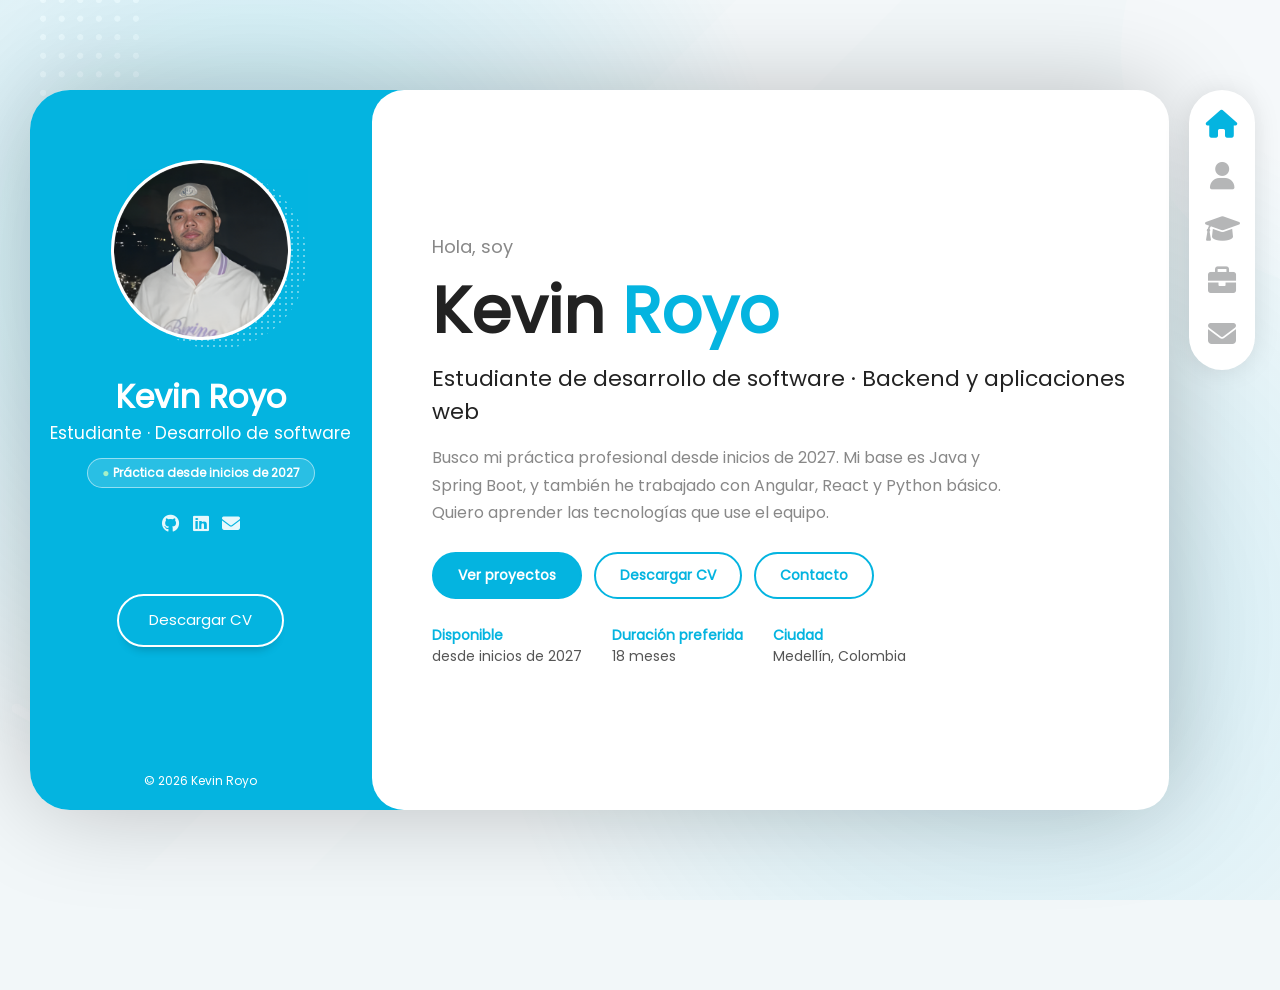
<file: index.html>
<!DOCTYPE html>
<html lang="es">
<head>
    <meta charset="UTF-8">
    <meta http-equiv="X-UA-Compatible" content="IE=edge">
    <meta name="viewport" content="width=device-width, initial-scale=1">
    <meta name="description" content="Portafolio de Kevin Royo, estudiante de desarrollo de software. Base en Java y Spring Boot, también Angular y React. Busca práctica profesional desde inicios de 2027.">

    <meta name="theme-color" content="#04B4E0">
    <link rel="icon" href="favicon.svg" type="image/svg+xml">
    <link rel="icon" href="favicon.ico" sizes="48x48">
    <link rel="apple-touch-icon" href="apple-touch-icon.png">

    <link rel="stylesheet" href="assets/fonts/fontawesome-free-6.1.2-web/css/all.min.css" />
    <link rel="stylesheet" href="assets/fonts/poppins/poppins.css" />
    <link rel="stylesheet" href="assets/css/reset.css" />
    <link rel="stylesheet" href="assets/css/scroll.css" />
    <link rel="stylesheet" href="assets/css/styles.css" />
    <link rel="stylesheet" href="assets/css/extras.css" />
    <link rel="stylesheet" href="assets/css/responsive.css" />

    <script src="assets/js/menu.js" defer></script>

    <title>Kevin Royo · Desarrollo de software</title>
</head>
<body>

    <div class="layout">

        <aside class="layout__aside" id="menu-lateral">
            <section class="aside__user-info">

                <div class="user-info__general">
                    <div class="user-info__container-image">
                        <img src="assets/img/kevin.png" class="user-info__image" alt="Foto de perfil de Kevin Royo" />
                    </div>

                    <h2 class="user-info__name">Kevin Royo</h2>
                    <h4 class="user-info__job">Estudiante · Desarrollo de software</h4>
                    <span class="status-badge"><span class="status-badge__dot">●</span>&nbsp;Práctica desde inicios de 2027</span>
                </div>

                <nav class="layout__menu">
                    <ul class="menu__list">
                        <li class="menu__option">
                            <a href="index.html" class="menu__link menu__link--active">
                                <i class="menu__icon fa-solid fa-house"></i>
                                <span class="menu__overlay">Home</span>
                            </a>
                        </li>
                        <li class="menu__option">
                            <a href="sobre-mi.html" class="menu__link">
                                <i class="menu__icon fa-solid fa-user"></i>
                                <span class="menu__overlay">Sobre mí</span>
                            </a>
                        </li>
                        <li class="menu__option">
                            <a href="curriculum.html" class="menu__link">
                                <i class="menu__icon fa-solid fa-graduation-cap"></i>
                                <span class="menu__overlay">Curriculum</span>
                            </a>
                        </li>
                        <li class="menu__option">
                            <a href="portafolio.html" class="menu__link">
                                <i class="menu__icon fa-solid fa-briefcase"></i>
                                <span class="menu__overlay">Proyectos</span>
                            </a>
                        </li>
                        <li class="menu__option">
                            <a href="contacto.html" class="menu__link">
                                <i class="menu__icon fa-solid fa-envelope"></i>
                                <span class="menu__overlay">Contacto</span>
                            </a>
                        </li>
                    </ul>
                </nav>

                <div class="user-info__links">
                    <ul class="links__social">
                        <li class="social__option">
                            <a href="https://github.com/Keviin010" class="social__link" title="GitHub" target="_blank" rel="noopener">
                                <i class="social__icon fa-brands fa-github"></i>
                            </a>
                        </li>
                        <li class="social__option">
                            <a href="https://www.linkedin.com/in/kevin-royo-09a427216/" class="social__link" title="LinkedIn" target="_blank" rel="noopener">
                                <i class="social__icon fa-brands fa-linkedin"></i>
                            </a>
                        </li>
                        <li class="social__option">
                            <a href="mailto:kevd.r19@gmail.com" class="social__link" title="Correo">
                                <i class="social__icon fa-solid fa-envelope"></i>
                            </a>
                        </li>
                    </ul>
                </div>

                <div class="user-info__buttons">
                    <a href="assets/cv/Kevin_Dair_Royo_Cuesta_CV.pdf" class="user-info__btn" download>Descargar CV</a>
                </div>

                <footer class="user-info__footer">
                    &copy; 2026 Kevin Royo
                </footer>
            </section>
        </aside>

        <button type="button" class="layout__menu-toggle" aria-label="Abrir menú" aria-expanded="false" aria-controls="menu-lateral">
            <i class="menu-toggle__icon fa-solid fa-bars" aria-hidden="true"></i>
            <i class="menu-toggle__icon fa-solid fa-xmark" aria-hidden="true"></i>
        </button>

        <main class="layout__content">
            <section class="content__page home">
                <p class="home__hello">Hola, soy</p>
                <h1 class="home__title">Kevin <span class="title__color">Royo</span></h1>
                <h2 class="home__role">Estudiante de desarrollo de software · Backend y aplicaciones web</h2>
                <p class="home__text">Busco mi práctica profesional desde inicios de 2027. Mi base es Java y Spring Boot, y también he trabajado con Angular, React y Python básico. Quiero aprender las tecnologías que use el equipo.</p>

                <div class="home__buttons">
                    <a href="portafolio.html" class="home__btn">Ver proyectos</a>
                    <a href="assets/cv/Kevin_Dair_Royo_Cuesta_CV.pdf" class="home__btn home__btn--outline" download>Descargar CV</a>
                    <a href="contacto.html" class="home__btn home__btn--outline">Contacto</a>
                </div>

                <ul class="home__facts">
                    <li><strong>Disponible</strong> desde inicios de 2027</li>
                    <li><strong>Duración preferida</strong> 18 meses</li>
                    <li><strong>Ciudad</strong> Medellín, Colombia</li>
                </ul>
            </section>
        </main>
    </div>

</body>
</html>
</file>
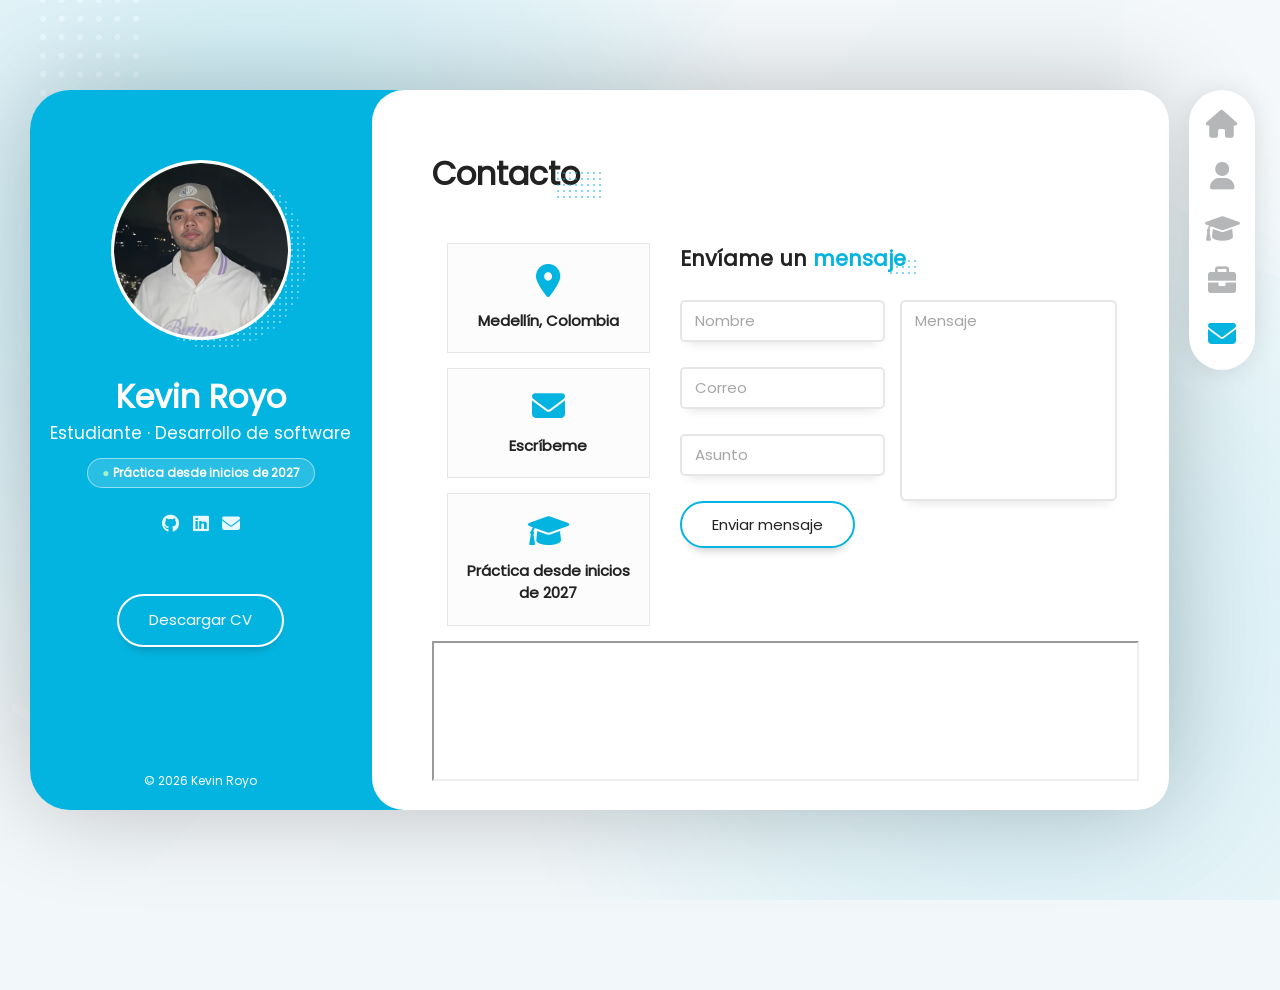
<file: contacto.html>
<!DOCTYPE html>
<html lang="es">
<head>
    <meta charset="UTF-8">
    <meta http-equiv="X-UA-Compatible" content="IE=edge">
    <meta name="viewport" content="width=device-width, initial-scale=1">
    <meta name="description" content="Contacta a Kevin Royo, estudiante de Ingeniería de Software enfocado en backend con Java y Spring Boot.">

    <meta name="theme-color" content="#04B4E0">
    <link rel="icon" href="favicon.svg" type="image/svg+xml">
    <link rel="icon" href="favicon.ico" sizes="48x48">
    <link rel="apple-touch-icon" href="apple-touch-icon.png">

    <link rel="stylesheet" href="assets/fonts/fontawesome-free-6.1.2-web/css/all.min.css" />
    <link rel="stylesheet" href="assets/fonts/poppins/poppins.css" />
    <link rel="stylesheet" href="assets/css/reset.css" />
    <link rel="stylesheet" href="assets/css/scroll.css" />
    <link rel="stylesheet" href="assets/css/styles.css" />
    <link rel="stylesheet" href="assets/css/extras.css" />
    <link rel="stylesheet" href="assets/css/responsive.css" />

    <script src="assets/js/menu.js" defer></script>
    <script src="assets/js/map.js" defer></script>
    <script src="assets/js/contact-form.js" defer></script>

    <title>Contacto · Kevin Royo</title>
</head>
<body>

    <div class="layout">

        <aside class="layout__aside" id="menu-lateral">
            <section class="aside__user-info">

                <div class="user-info__general">
                    <div class="user-info__container-image">
                        <img src="assets/img/kevin.png" class="user-info__image" alt="Foto de perfil de Kevin Royo" />
                    </div>

                    <h2 class="user-info__name">Kevin Royo</h2>
                    <h4 class="user-info__job">Estudiante · Desarrollo de software</h4>
                    <span class="status-badge"><span class="status-badge__dot">●</span>&nbsp;Práctica desde inicios de 2027</span>
                </div>

                <nav class="layout__menu">
                    <ul class="menu__list">
                        <li class="menu__option">
                            <a href="index.html" class="menu__link">
                                <i class="menu__icon fa-solid fa-house"></i>
                                <span class="menu__overlay">Home</span>
                            </a>
                        </li>
                        <li class="menu__option">
                            <a href="sobre-mi.html" class="menu__link">
                                <i class="menu__icon fa-solid fa-user"></i>
                                <span class="menu__overlay">Sobre mí</span>
                            </a>
                        </li>
                        <li class="menu__option">
                            <a href="curriculum.html" class="menu__link">
                                <i class="menu__icon fa-solid fa-graduation-cap"></i>
                                <span class="menu__overlay">Curriculum</span>
                            </a>
                        </li>
                        <li class="menu__option">
                            <a href="portafolio.html" class="menu__link">
                                <i class="menu__icon fa-solid fa-briefcase"></i>
                                <span class="menu__overlay">Proyectos</span>
                            </a>
                        </li>
                        <li class="menu__option">
                            <a href="contacto.html" class="menu__link menu__link--active">
                                <i class="menu__icon fa-solid fa-envelope"></i>
                                <span class="menu__overlay">Contacto</span>
                            </a>
                        </li>
                    </ul>
                </nav>

                <div class="user-info__links">
                    <ul class="links__social">
                        <li class="social__option">
                            <a href="https://github.com/Keviin010" class="social__link" title="GitHub" target="_blank" rel="noopener">
                                <i class="social__icon fa-brands fa-github"></i>
                            </a>
                        </li>
                        <li class="social__option">
                            <a href="https://www.linkedin.com/in/kevin-royo-09a427216/" class="social__link" title="LinkedIn" target="_blank" rel="noopener">
                                <i class="social__icon fa-brands fa-linkedin"></i>
                            </a>
                        </li>
                        <li class="social__option">
                            <a href="mailto:kevd.r19@gmail.com" class="social__link" title="Correo">
                                <i class="social__icon fa-solid fa-envelope"></i>
                            </a>
                        </li>
                    </ul>
                </div>

                <div class="user-info__buttons">
                    <a href="assets/cv/Kevin_Dair_Royo_Cuesta_CV.pdf" class="user-info__btn" download>Descargar CV</a>
                </div>

                <footer class="user-info__footer">
                    &copy; 2026 Kevin Royo
                </footer>
            </section>
        </aside>

        <button type="button" class="layout__menu-toggle" aria-label="Abrir menú" aria-expanded="false" aria-controls="menu-lateral">
            <i class="menu-toggle__icon fa-solid fa-bars" aria-hidden="true"></i>
            <i class="menu-toggle__icon fa-solid fa-xmark" aria-hidden="true"></i>
        </button>

        <main class="layout__content">
            <section class="content__page content__contact">

                <header class="contact__header">
                    <h1 class="contact__title">Contacto</h1>
                </header>

                <div class="contact__container">

                    <div class="contact__info">
                        <article class="conctact__data">
                            <i class="contact__icon fa-solid fa-location-dot"></i>
                            <h4 class="contact__subtitle">Medellín, Colombia</h4>
                        </article>

                        <article class="conctact__data">
                            <a href="mailto:kevd.r19@gmail.com" class="contact__mail-link" title="Enviar correo">
                                <i class="contact__icon fa-solid fa-envelope"></i>
                            </a>
                            <h4 class="contact__subtitle">Escríbeme</h4>
                        </article>

                        <article class="conctact__data">
                            <i class="contact__icon fa-solid fa-graduation-cap"></i>
                            <h4 class="contact__subtitle">Práctica desde inicios de 2027</h4>
                        </article>
                    </div>

                    <div class="contact__form-box">

                        <header class="contact__form-header">
                            <h2 class="form-header__title">Envíame un <span class="title__color">mensaje</span></h2>
                        </header>

                        <form id="contact-form" class="contact__form">
                            <div class="form__container">
                                <div class="form__left">

                                    <div class="form__group">
                                        <input type="text" id="form-name" class="form__input" placeholder=" " required>
                                        <label class="form__label">Nombre</label>
                                    </div>

                                    <div class="form__group">
                                        <input type="email" id="form-email" class="form__input" placeholder=" " required>
                                        <label class="form__label">Correo</label>
                                    </div>

                                    <div class="form__group">
                                        <input type="text" id="form-subject" class="form__input" placeholder=" ">
                                        <label class="form__label">Asunto</label>
                                    </div>

                                </div>

                                <div class="form__right">
                                    <div class="form__group form__group--textarea">
                                        <textarea id="form-message" class="form__input form__input--textarea" placeholder=" " required></textarea>
                                        <label class="form__label">Mensaje</label>
                                    </div>
                                </div>
                            </div>

                            <button type="submit" class="form__button">Enviar mensaje</button>
                            <p id="form-status" class="form__status"></p>
                        </form>

                    </div>

                </div>

                <div class="contact__map">
                    <div id="load-iframe-map"></div>
                </div>

            </section>
        </main>
    </div>

</body>
</html>
</file>
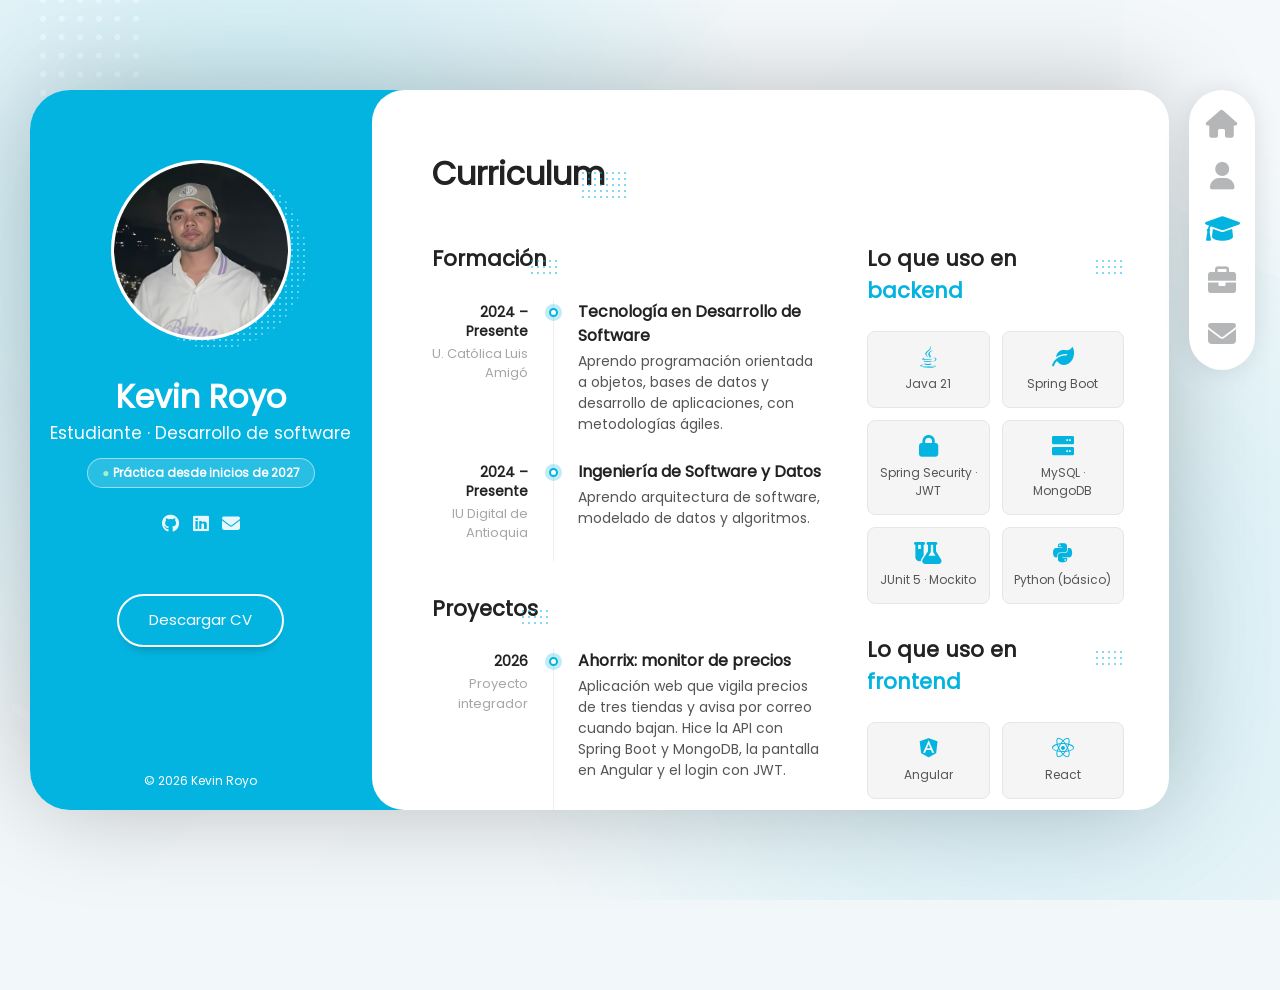
<file: curriculum.html>
<!DOCTYPE html>
<html lang="es">
<head>
    <meta charset="UTF-8">
    <meta http-equiv="X-UA-Compatible" content="IE=edge">
    <meta name="viewport" content="width=device-width, initial-scale=1">
    <meta name="description" content="Curriculum de Kevin Royo: formación, experiencia en proyectos, stack técnico y certificados.">

    <meta name="theme-color" content="#04B4E0">
    <link rel="icon" href="favicon.svg" type="image/svg+xml">
    <link rel="icon" href="favicon.ico" sizes="48x48">
    <link rel="apple-touch-icon" href="apple-touch-icon.png">

    <link rel="stylesheet" href="assets/fonts/fontawesome-free-6.1.2-web/css/all.min.css" />
    <link rel="stylesheet" href="assets/fonts/poppins/poppins.css" />
    <link rel="stylesheet" href="assets/css/reset.css" />
    <link rel="stylesheet" href="assets/css/scroll.css" />
    <link rel="stylesheet" href="assets/css/styles.css" />
    <link rel="stylesheet" href="assets/css/extras.css" />
    <link rel="stylesheet" href="assets/css/responsive.css" />

    <script src="assets/js/menu.js" defer></script>

    <title>Curriculum · Kevin Royo</title>
</head>
<body>

    <div class="layout">

        <aside class="layout__aside" id="menu-lateral">
            <section class="aside__user-info">

                <div class="user-info__general">
                    <div class="user-info__container-image">
                        <img src="assets/img/kevin.png" class="user-info__image" alt="Foto de perfil de Kevin Royo" />
                    </div>

                    <h2 class="user-info__name">Kevin Royo</h2>
                    <h4 class="user-info__job">Estudiante · Desarrollo de software</h4>
                    <span class="status-badge"><span class="status-badge__dot">●</span>&nbsp;Práctica desde inicios de 2027</span>
                </div>

                <nav class="layout__menu">
                    <ul class="menu__list">
                        <li class="menu__option">
                            <a href="index.html" class="menu__link">
                                <i class="menu__icon fa-solid fa-house"></i>
                                <span class="menu__overlay">Home</span>
                            </a>
                        </li>
                        <li class="menu__option">
                            <a href="sobre-mi.html" class="menu__link">
                                <i class="menu__icon fa-solid fa-user"></i>
                                <span class="menu__overlay">Sobre mí</span>
                            </a>
                        </li>
                        <li class="menu__option">
                            <a href="curriculum.html" class="menu__link menu__link--active">
                                <i class="menu__icon fa-solid fa-graduation-cap"></i>
                                <span class="menu__overlay">Curriculum</span>
                            </a>
                        </li>
                        <li class="menu__option">
                            <a href="portafolio.html" class="menu__link">
                                <i class="menu__icon fa-solid fa-briefcase"></i>
                                <span class="menu__overlay">Proyectos</span>
                            </a>
                        </li>
                        <li class="menu__option">
                            <a href="contacto.html" class="menu__link">
                                <i class="menu__icon fa-solid fa-envelope"></i>
                                <span class="menu__overlay">Contacto</span>
                            </a>
                        </li>
                    </ul>
                </nav>

                <div class="user-info__links">
                    <ul class="links__social">
                        <li class="social__option">
                            <a href="https://github.com/Keviin010" class="social__link" title="GitHub" target="_blank" rel="noopener">
                                <i class="social__icon fa-brands fa-github"></i>
                            </a>
                        </li>
                        <li class="social__option">
                            <a href="https://www.linkedin.com/in/kevin-royo-09a427216/" class="social__link" title="LinkedIn" target="_blank" rel="noopener">
                                <i class="social__icon fa-brands fa-linkedin"></i>
                            </a>
                        </li>
                        <li class="social__option">
                            <a href="mailto:kevd.r19@gmail.com" class="social__link" title="Correo">
                                <i class="social__icon fa-solid fa-envelope"></i>
                            </a>
                        </li>
                    </ul>
                </div>

                <div class="user-info__buttons">
                    <a href="assets/cv/Kevin_Dair_Royo_Cuesta_CV.pdf" class="user-info__btn" download>Descargar CV</a>
                </div>

                <footer class="user-info__footer">
                    &copy; 2026 Kevin Royo
                </footer>
            </section>
        </aside>

        <button type="button" class="layout__menu-toggle" aria-label="Abrir menú" aria-expanded="false" aria-controls="menu-lateral">
            <i class="menu-toggle__icon fa-solid fa-bars" aria-hidden="true"></i>
            <i class="menu-toggle__icon fa-solid fa-xmark" aria-hidden="true"></i>
        </button>

        <main class="layout__content">
            <section class="content__page content__resume">

                <header class="resume__header">
                    <h1 class="resume__title">Curriculum</h1>
                </header>

                <div class="resume__container">

                    <section class="resume__left">

                        <header class="resume__subheader">
                            <h2 class="resume__subtitle">Formación</h2>
                        </header>

                        <div class="resume__timelines">
                            <article class="timelines__timeline">
                                <header class="timeline__header">
                                    <h4 class="timeline__year">2024 – Presente</h4>
                                    <span class="timeline__company">U. Católica Luis Amigó</span>
                                </header>
                                <div class="timeline__divider"></div>
                                <div class="timeline__description">
                                    <h3 class="timeline__title">Tecnología en Desarrollo de Software</h3>
                                    <p class="timeline__text">
                                        Aprendo programación orientada a objetos, bases de datos y desarrollo de aplicaciones, con metodologías ágiles.
                                    </p>
                                </div>
                            </article>

                            <article class="timelines__timeline">
                                <header class="timeline__header">
                                    <h4 class="timeline__year">2024 – Presente</h4>
                                    <span class="timeline__company">IU Digital de Antioquia</span>
                                </header>
                                <div class="timeline__divider"></div>
                                <div class="timeline__description">
                                    <h3 class="timeline__title">Ingeniería de Software y Datos</h3>
                                    <p class="timeline__text">
                                        Aprendo arquitectura de software, modelado de datos y algoritmos.
                                    </p>
                                </div>
                            </article>

                        </div>

                        <header class="resume__subheader">
                            <h2 class="resume__subtitle">Proyectos</h2>
                        </header>

                        <div class="resume__timelines">

                            <article class="timelines__timeline">
                                <header class="timeline__header">
                                    <h4 class="timeline__year">2026</h4>
                                    <span class="timeline__company">Proyecto integrador</span>
                                </header>
                                <div class="timeline__divider"></div>
                                <div class="timeline__description">
                                    <h3 class="timeline__title">Ahorrix: monitor de precios</h3>
                                    <p class="timeline__text">
                                        Aplicación web que vigila precios de tres tiendas y avisa por correo cuando bajan. Hice la API con Spring Boot y MongoDB, la pantalla en Angular y el login con JWT.
                                    </p>
                                </div>
                            </article>

                            <article class="timelines__timeline">
                                <header class="timeline__header">
                                    <h4 class="timeline__year">2025</h4>
                                    <span class="timeline__company">Proyecto independiente</span>
                                </header>
                                <div class="timeline__divider"></div>
                                <div class="timeline__description">
                                    <h3 class="timeline__title">Chat en tiempo real</h3>
                                    <p class="timeline__text">
                                        Chat donde los mensajes llegan al instante, hecho con Spring Boot, WebSockets y PostgreSQL. Lo probé con varias sesiones abiertas a la vez.
                                    </p>
                                </div>
                            </article>

                            <article class="timelines__timeline">
                                <header class="timeline__header">
                                    <h4 class="timeline__year">2024</h4>
                                    <span class="timeline__company">Proyecto académico</span>
                                </header>
                                <div class="timeline__divider"></div>
                                <div class="timeline__description">
                                    <h3 class="timeline__title">Sistema de gestión de exámenes</h3>
                                    <p class="timeline__text">
                                        Servicio REST con pruebas unitarias en JUnit 5 y Mockito. Lo compartí en LinkedIn y despertó el interés de reclutadores del sector.
                                    </p>
                                </div>
                            </article>

                        </div>

                    </section>

                    <section class="resume__right">

                        <header class="resume__subheader">
                            <h2 class="resume__subtitle">Lo que uso en <span class="subtitle__color">backend</span></h2>
                        </header>

                        <div class="tech-grid">
                            <div class="tech-badge">
                                <i class="fa-brands fa-java tech-badge__icon"></i>
                                <p class="tech-badge__label">Java 21</p>
                            </div>
                            <div class="tech-badge">
                                <i class="fa-solid fa-leaf tech-badge__icon"></i>
                                <p class="tech-badge__label">Spring Boot</p>
                            </div>
                            <div class="tech-badge">
                                <i class="fa-solid fa-lock tech-badge__icon"></i>
                                <p class="tech-badge__label">Spring Security · JWT</p>
                            </div>
                            <div class="tech-badge">
                                <i class="fa-solid fa-server tech-badge__icon"></i>
                                <p class="tech-badge__label">MySQL · MongoDB</p>
                            </div>
                            <div class="tech-badge">
                                <i class="fa-solid fa-flask-vial tech-badge__icon"></i>
                                <p class="tech-badge__label">JUnit 5 · Mockito</p>
                            </div>
<div class="tech-badge">
<i class="fa-brands fa-python tech-badge__icon"></i>
<p class="tech-badge__label">Python (básico)</p>
</div>
                        </div>

                        <header class="resume__subheader">
                            <h2 class="resume__subtitle">Lo que uso en <span class="subtitle__color">frontend</span></h2>
                        </header>

                        <div class="tech-grid">
                            <div class="tech-badge">
                                <i class="fa-brands fa-angular tech-badge__icon"></i>
                                <p class="tech-badge__label">Angular</p>
                            </div>
                            <div class="tech-badge">
                                <i class="fa-brands fa-react tech-badge__icon"></i>
                                <p class="tech-badge__label">React</p>
                            </div>
                            <div class="tech-badge">
                                <i class="fa-brands fa-html5 tech-badge__icon"></i>
                                <p class="tech-badge__label">HTML / CSS</p>
                            </div>
                        </div>

                        <header class="resume__subheader">
                            <h2 class="resume__subtitle">Herramientas</h2>
                        </header>

                        <div class="tech-grid">
                            <div class="tech-badge">
                                <i class="fa-brands fa-git-alt tech-badge__icon"></i>
                                <p class="tech-badge__label">Git / GitHub</p>
                            </div>
                            <div class="tech-badge">
                                <i class="fa-brands fa-docker tech-badge__icon"></i>
                                <p class="tech-badge__label">Docker</p>
                            </div>
                            <div class="tech-badge">
                                <i class="fa-solid fa-paper-plane tech-badge__icon"></i>
                                <p class="tech-badge__label">Postman</p>
                            </div>
                        </div>

                        <header class="resume__subheader">
                            <h2 class="resume__subtitle">Lo que aplico</h2>
                        </header>

                        <div class="resume__knowledges">
                            <ul class="knowledges__list">
<li class="knowledges__option">API REST</li>
<li class="knowledges__option">Pruebas unitarias</li>
<li class="knowledges__option">Modelado relacional</li>
</ul>
                        </div>

                    </section>

                </div>

                <div class="resume__certificates">
                    <header class="resume__subheader">
                        <h2 class="resume__subtitle">Certificados</h2>
                    </header>

                    <section class="certificates__container">
                        <article class="certificates__certificate">
                            <div class="certificate__logo">
                                <i class="fa-solid fa-award" style="font-size: 3rem; color: var(--color-secondary);"></i>
                            </div>
                            <div class="certificate__content">
                                <h4 class="certificate__title">Máster Completo Java de Cero a Experto Actualizado (+163 hrs)</h4>
                                <span class="certificate__id">Udemy · Instructor: Andrés Guzmán</span>
                                <span class="certifate__date">Junio 2026</span>
                                <a href="https://ude.my/UC-9585f7f5-d617-4c1d-bc45-3c1df83c93ca" class="certificate__link" target="_blank" rel="noopener">Ver certificado</a>
                            </div>
                        </article>

                        <article class="certificates__certificate">
                            <div class="certificate__logo">
                                <i class="fa-solid fa-award" style="font-size: 3rem; color: var(--color-secondary);"></i>
                            </div>
                            <div class="certificate__content">
                                <h4 class="certificate__title">Curso de SQL y MySQL</h4>
                                <span class="certificate__id">Platzi / Comfama</span>
                                <span class="certifate__date">Enero 2026</span>
                                <a href="https://platzi.com/@kevindair07/" class="certificate__link" target="_blank" rel="noopener">Ver certificado</a>
                            </div>
                        </article>
                    </section>
                </div>

            </section>
        </main>
    </div>

</body>
</html>
</file>
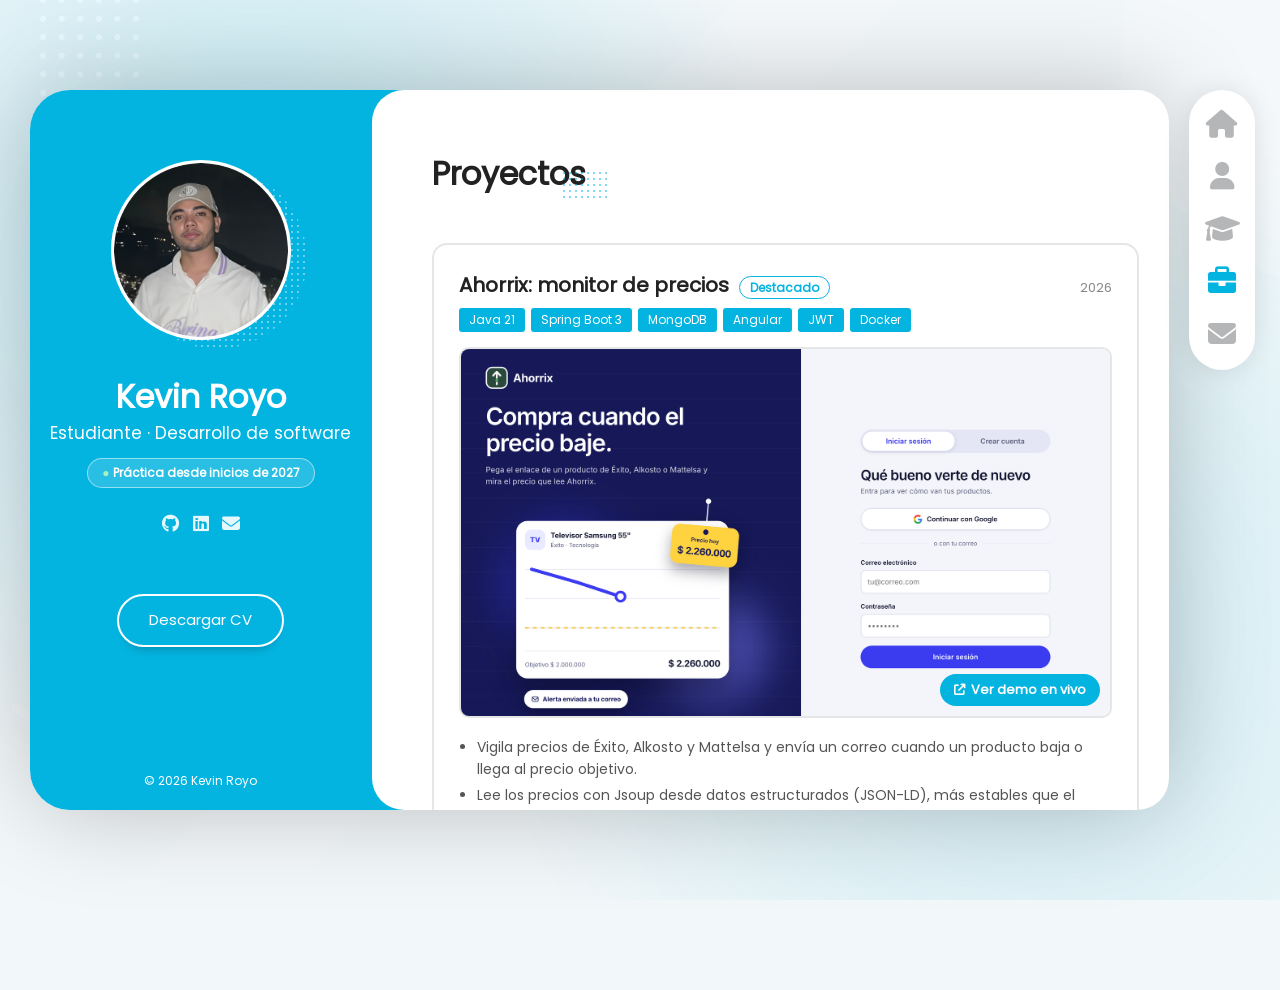
<file: portafolio.html>
<!DOCTYPE html>
<html lang="es">
<head>
    <meta charset="UTF-8">
    <meta http-equiv="X-UA-Compatible" content="IE=edge">
    <meta name="viewport" content="width=device-width, initial-scale=1">
    <meta name="description" content="Proyectos de Kevin Royo: Monitor Inteligente de Precios, Chat en Tiempo Real, Sistema de Gestión de Productos y Sistema de Gestión de Exámenes.">

    <meta name="theme-color" content="#04B4E0">
    <link rel="icon" href="favicon.svg" type="image/svg+xml">
    <link rel="icon" href="favicon.ico" sizes="48x48">
    <link rel="apple-touch-icon" href="apple-touch-icon.png">

    <link rel="stylesheet" href="assets/fonts/fontawesome-free-6.1.2-web/css/all.min.css" />
    <link rel="stylesheet" href="assets/fonts/poppins/poppins.css" />
    <link rel="stylesheet" href="assets/css/reset.css" />
    <link rel="stylesheet" href="assets/css/scroll.css" />
    <link rel="stylesheet" href="assets/css/styles.css" />
    <link rel="stylesheet" href="assets/css/extras.css" />
    <link rel="stylesheet" href="assets/css/responsive.css" />

    <script src="assets/js/menu.js" defer></script>

    <title>Proyectos · Kevin Royo</title>
</head>
<body>

    <div class="layout">

        <aside class="layout__aside" id="menu-lateral">
            <section class="aside__user-info">

                <div class="user-info__general">
                    <div class="user-info__container-image">
                        <img src="assets/img/kevin.png" class="user-info__image" alt="Foto de perfil de Kevin Royo" />
                    </div>

                    <h2 class="user-info__name">Kevin Royo</h2>
                    <h4 class="user-info__job">Estudiante · Desarrollo de software</h4>
                    <span class="status-badge"><span class="status-badge__dot">●</span>&nbsp;Práctica desde inicios de 2027</span>
                </div>

                <nav class="layout__menu">
                    <ul class="menu__list">
                        <li class="menu__option">
                            <a href="index.html" class="menu__link">
                                <i class="menu__icon fa-solid fa-house"></i>
                                <span class="menu__overlay">Home</span>
                            </a>
                        </li>
                        <li class="menu__option">
                            <a href="sobre-mi.html" class="menu__link">
                                <i class="menu__icon fa-solid fa-user"></i>
                                <span class="menu__overlay">Sobre mí</span>
                            </a>
                        </li>
                        <li class="menu__option">
                            <a href="curriculum.html" class="menu__link">
                                <i class="menu__icon fa-solid fa-graduation-cap"></i>
                                <span class="menu__overlay">Curriculum</span>
                            </a>
                        </li>
                        <li class="menu__option">
                            <a href="portafolio.html" class="menu__link menu__link--active">
                                <i class="menu__icon fa-solid fa-briefcase"></i>
                                <span class="menu__overlay">Proyectos</span>
                            </a>
                        </li>
                        <li class="menu__option">
                            <a href="contacto.html" class="menu__link">
                                <i class="menu__icon fa-solid fa-envelope"></i>
                                <span class="menu__overlay">Contacto</span>
                            </a>
                        </li>
                    </ul>
                </nav>

                <div class="user-info__links">
                    <ul class="links__social">
                        <li class="social__option">
                            <a href="https://github.com/Keviin010" class="social__link" title="GitHub" target="_blank" rel="noopener">
                                <i class="social__icon fa-brands fa-github"></i>
                            </a>
                        </li>
                        <li class="social__option">
                            <a href="https://www.linkedin.com/in/kevin-royo-09a427216/" class="social__link" title="LinkedIn" target="_blank" rel="noopener">
                                <i class="social__icon fa-brands fa-linkedin"></i>
                            </a>
                        </li>
                        <li class="social__option">
                            <a href="mailto:kevd.r19@gmail.com" class="social__link" title="Correo">
                                <i class="social__icon fa-solid fa-envelope"></i>
                            </a>
                        </li>
                    </ul>
                </div>

                <div class="user-info__buttons">
                    <a href="assets/cv/Kevin_Dair_Royo_Cuesta_CV.pdf" class="user-info__btn" download>Descargar CV</a>
                </div>

                <footer class="user-info__footer">
                    &copy; 2026 Kevin Royo
                </footer>
            </section>
        </aside>

        <button type="button" class="layout__menu-toggle" aria-label="Abrir menú" aria-expanded="false" aria-controls="menu-lateral">
            <i class="menu-toggle__icon fa-solid fa-bars" aria-hidden="true"></i>
            <i class="menu-toggle__icon fa-solid fa-xmark" aria-hidden="true"></i>
        </button>

        <main class="layout__content">
            <section class="content__page content__portfolio">

                <header class="portfolio__header">
                    <h1 class="portfolio__title">Proyectos</h1>
                </header>

                <div class="projects__grid">
<article class="project-card"><header class="project-card__header"><h2 class="project-card__title">Ahorrix: monitor de precios<span class="project-card__badge">Destacado</span></h2><span class="project-card__year">2026</span></header><div class="project-card__tags"><span class="project-tag">Java 21</span><span class="project-tag">Spring Boot 3</span><span class="project-tag">MongoDB</span><span class="project-tag">Angular</span><span class="project-tag">JWT</span><span class="project-tag">Docker</span></div><a class="project-card__preview" href="https://ahorrix-app.netlify.app" target="_blank" rel="noopener" aria-label="Abrir el demo de Ahorrix en una pestaña nueva"><img src="assets/img/ahorrix-preview.png" alt="Vista previa del demo de Ahorrix: pantalla de inicio de sesión con una tarjeta de ejemplo que muestra la bajada de precio de un televisor" loading="lazy" onerror="this.closest('.project-card__preview').style.display='none'" /><span class="project-card__preview-label"><i class="fa-solid fa-arrow-up-right-from-square"></i> Ver demo en vivo</span></a><ul class="project-card__list"><li>Vigila precios de Éxito, Alkosto y Mattelsa y envía un correo cuando un producto baja o llega al precio objetivo.</li><li>Lee los precios con Jsoup desde datos estructurados (JSON-LD), más estables que el HTML, y marca en ERROR los productos que fallan 5 veces seguidas.</li><li>Revisión nocturna automática con <code>@Scheduled</code> y alertas por correo con Brevo.</li><li>API REST protegida con Spring Security, JWT, BCrypt y roles CLIENTE/ADMIN, con panel de administración.</li><li>Pruebas con JUnit 5 y Mockito. MongoDB corre en Docker.</li><li>El demo publicado y el repositorio son una versión parcial: inicio de sesión, registro de productos, lectura de precios y 30 pruebas. La versión completa, con alertas y panel de administración, se entregó en la universidad y no es pública.</li></ul><div class="project-card__links"><a href="https://github.com/Keviin010/ahorrix" class="project-card__link" target="_blank" rel="noopener"><i class="fa-brands fa-github"></i> GitHub</a><a href="https://ahorrix-app.netlify.app" class="project-card__link" target="_blank" rel="noopener"><i class="fa-solid fa-arrow-up-right-from-square"></i> Demo</a></div></article>
<article class="project-card"><header class="project-card__header"><h2 class="project-card__title">Aplicación de chat en tiempo real</h2><span class="project-card__year">2025</span></header><div class="project-card__tags"><span class="project-tag">Spring Boot</span><span class="project-tag">Angular</span><span class="project-tag">WebSocket · STOMP</span><span class="project-tag">PostgreSQL</span></div><a class="project-card__preview" href="https://frontend-chat-3rd4.vercel.app/" target="_blank" rel="noopener" aria-label="Abrir el demo del chat en tiempo real en una pestaña nueva"><img src="assets/img/chat-preview.png" alt="Vista previa del demo del chat en tiempo real: pantalla de entrada con el título, mensajes de ejemplo y el formulario para escribir el nombre y unirse a la sala" loading="lazy" onerror="this.closest('.project-card__preview').style.display='none'" /><span class="project-card__preview-label"><i class="fa-solid fa-arrow-up-right-from-square"></i> Ver demo en vivo</span></a><ul class="project-card__list"><li>Mensajería bidireccional con WebSockets sobre STOMP, probada con varias sesiones simultáneas.</li><li>Esquema relacional en PostgreSQL para guardar mensajes y conversaciones.</li><li>Backend y frontend en repositorios separados, con documentación técnica.</li></ul><div class="project-card__links"><a href="https://github.com/Keviin010/backend-chat" class="project-card__link" target="_blank" rel="noopener"><i class="fa-brands fa-github"></i> Backend</a><a href="https://github.com/Keviin010/frontend-chat" class="project-card__link" target="_blank" rel="noopener"><i class="fa-brands fa-github"></i> Frontend</a><a href="https://frontend-chat-3rd4.vercel.app/" class="project-card__link" target="_blank" rel="noopener"><i class="fa-solid fa-arrow-up-right-from-square"></i> Demo</a></div></article>
<article class="project-card"><header class="project-card__header"><h2 class="project-card__title">Sistema de gestión de productos</h2><span class="project-card__year">2026</span></header><div class="project-card__tags"><span class="project-tag">Java</span><span class="project-tag">Spring Boot</span><span class="project-tag">PostgreSQL</span><span class="project-tag">React</span><span class="project-tag">Vite</span></div><a class="project-card__preview" href="https://react-products-aqw2.vercel.app/" target="_blank" rel="noopener" aria-label="Abrir el demo del sistema de gestión de productos en una pestaña nueva"><img src="assets/img/products-preview.png" alt="Vista previa del demo de gestión de productos: formulario para crear un producto y catálogo con ocho productos con su precio" loading="lazy" onerror="this.closest('.project-card__preview').style.display='none'" /><span class="project-card__preview-label"><i class="fa-solid fa-arrow-up-right-from-square"></i> Ver demo en vivo</span></a><ul class="project-card__list"><li>API REST en Spring Boot con PostgreSQL para gestionar productos.</li><li>Frontend en React + Vite con CRUD completo sobre la API.</li></ul><div class="project-card__links"><a href="https://github.com/Keviin010/products-backend" class="project-card__link" target="_blank" rel="noopener"><i class="fa-brands fa-github"></i> Backend</a><a href="https://github.com/Keviin010/react-products" class="project-card__link" target="_blank" rel="noopener"><i class="fa-brands fa-github"></i> Frontend</a><a href="https://react-products-aqw2.vercel.app/" class="project-card__link" target="_blank" rel="noopener"><i class="fa-solid fa-arrow-up-right-from-square"></i> Demo</a></div></article>
<article class="project-card"><header class="project-card__header"><h2 class="project-card__title">Sistema de gestión de exámenes</h2><span class="project-card__year">2024</span></header><div class="project-card__tags"><span class="project-tag">Spring Boot</span><span class="project-tag">JUnit 5</span><span class="project-tag">Mockito</span></div><ul class="project-card__list"><li>Servicio REST en capas, con inyección de dependencias por constructor.</li><li>Pruebas unitarias con JUnit 5 y Mockito que simulan las dependencias para aislar la lógica de negocio.</li><li>Lo compartí en LinkedIn y generó interés de reclutadores del sector.</li></ul><div class="project-card__links"><a href="https://github.com/Keviin010/Exam-management-service" class="project-card__link" target="_blank" rel="noopener"><i class="fa-brands fa-github"></i> GitHub</a></div></article>
</div>

            </section>
        </main>
    </div>

</body>
</html>
</file>
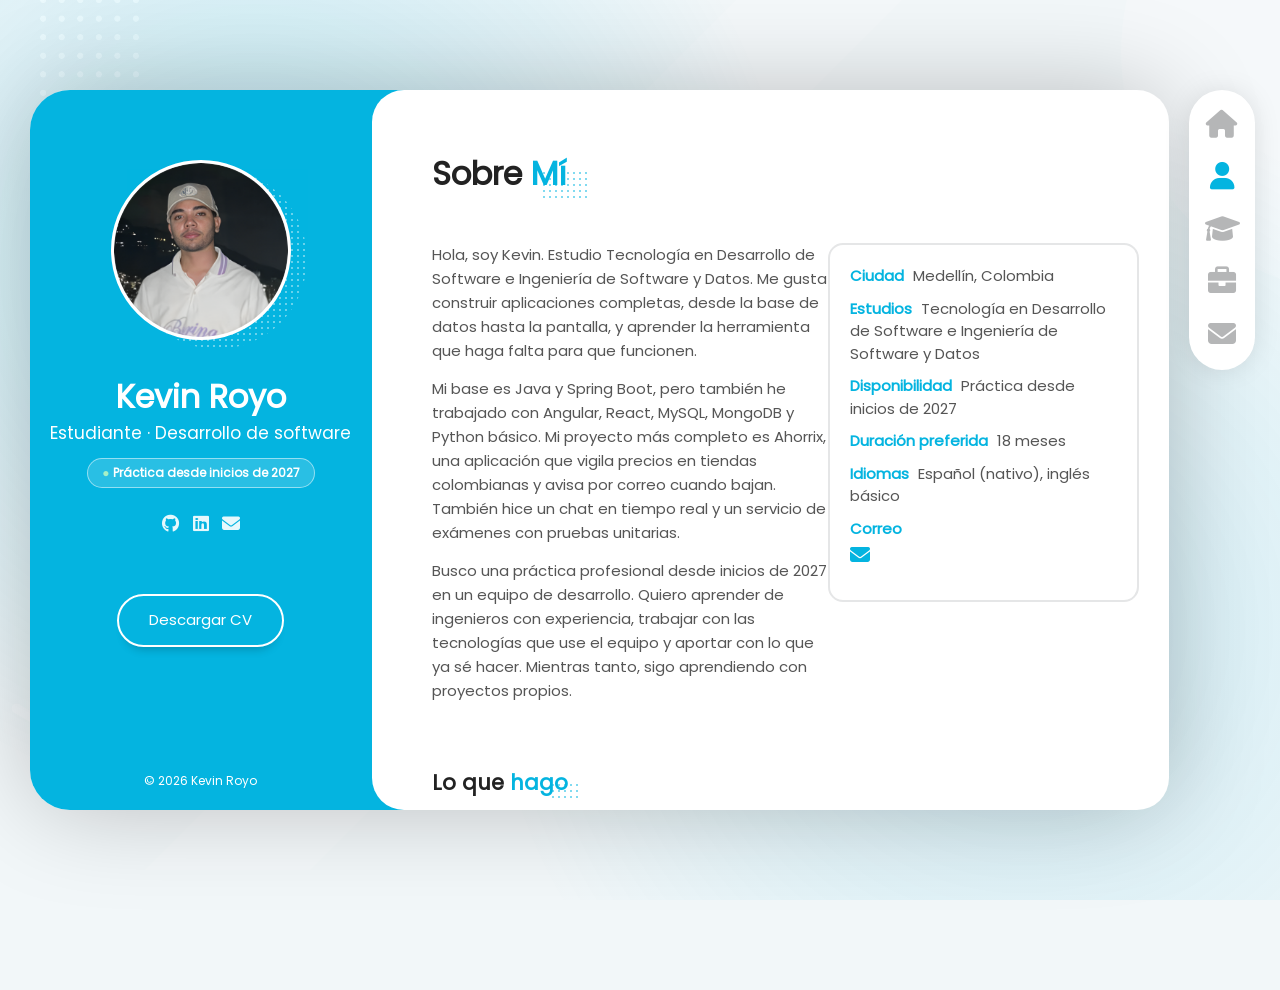
<file: sobre-mi.html>
<!DOCTYPE html>
<html lang="es">
<head>
    <meta charset="UTF-8">
    <meta http-equiv="X-UA-Compatible" content="IE=edge">
    <meta name="viewport" content="width=device-width, initial-scale=1">
    <meta name="description" content="Sobre Kevin Royo: estudiante de Ingeniería de Software y Datos, enfocado en backend con Java y Spring Boot.">

    <meta name="theme-color" content="#04B4E0">
    <link rel="icon" href="favicon.svg" type="image/svg+xml">
    <link rel="icon" href="favicon.ico" sizes="48x48">
    <link rel="apple-touch-icon" href="apple-touch-icon.png">

    <link rel="stylesheet" href="assets/fonts/fontawesome-free-6.1.2-web/css/all.min.css" />
    <link rel="stylesheet" href="assets/fonts/poppins/poppins.css" />
    <link rel="stylesheet" href="assets/css/reset.css" />
    <link rel="stylesheet" href="assets/css/scroll.css" />
    <link rel="stylesheet" href="assets/css/styles.css" />
    <link rel="stylesheet" href="assets/css/extras.css" />
    <link rel="stylesheet" href="assets/css/responsive.css" />

    <script src="assets/js/menu.js" defer></script>

    <title>Sobre mí · Kevin Royo</title>
</head>
<body>

    <div class="layout">

        <aside class="layout__aside" id="menu-lateral">
            <section class="aside__user-info">

                <div class="user-info__general">
                    <div class="user-info__container-image">
                        <img src="assets/img/kevin.png" class="user-info__image" alt="Foto de perfil de Kevin Royo" />
                    </div>

                    <h2 class="user-info__name">Kevin Royo</h2>
                    <h4 class="user-info__job">Estudiante · Desarrollo de software</h4>
                    <span class="status-badge"><span class="status-badge__dot">●</span>&nbsp;Práctica desde inicios de 2027</span>
                </div>

                <nav class="layout__menu">
                    <ul class="menu__list">
                        <li class="menu__option">
                            <a href="index.html" class="menu__link">
                                <i class="menu__icon fa-solid fa-house"></i>
                                <span class="menu__overlay">Home</span>
                            </a>
                        </li>
                        <li class="menu__option">
                            <a href="sobre-mi.html" class="menu__link menu__link--active">
                                <i class="menu__icon fa-solid fa-user"></i>
                                <span class="menu__overlay">Sobre mí</span>
                            </a>
                        </li>
                        <li class="menu__option">
                            <a href="curriculum.html" class="menu__link">
                                <i class="menu__icon fa-solid fa-graduation-cap"></i>
                                <span class="menu__overlay">Curriculum</span>
                            </a>
                        </li>
                        <li class="menu__option">
                            <a href="portafolio.html" class="menu__link">
                                <i class="menu__icon fa-solid fa-briefcase"></i>
                                <span class="menu__overlay">Proyectos</span>
                            </a>
                        </li>
                        <li class="menu__option">
                            <a href="contacto.html" class="menu__link">
                                <i class="menu__icon fa-solid fa-envelope"></i>
                                <span class="menu__overlay">Contacto</span>
                            </a>
                        </li>
                    </ul>
                </nav>

                <div class="user-info__links">
                    <ul class="links__social">
                        <li class="social__option">
                            <a href="https://github.com/Keviin010" class="social__link" title="GitHub" target="_blank" rel="noopener">
                                <i class="social__icon fa-brands fa-github"></i>
                            </a>
                        </li>
                        <li class="social__option">
                            <a href="https://www.linkedin.com/in/kevin-royo-09a427216/" class="social__link" title="LinkedIn" target="_blank" rel="noopener">
                                <i class="social__icon fa-brands fa-linkedin"></i>
                            </a>
                        </li>
                        <li class="social__option">
                            <a href="mailto:kevd.r19@gmail.com" class="social__link" title="Correo">
                                <i class="social__icon fa-solid fa-envelope"></i>
                            </a>
                        </li>
                    </ul>
                </div>

                <div class="user-info__buttons">
                    <a href="assets/cv/Kevin_Dair_Royo_Cuesta_CV.pdf" class="user-info__btn" download>Descargar CV</a>
                </div>

                <footer class="user-info__footer">
                    &copy; 2026 Kevin Royo
                </footer>
            </section>
        </aside>

        <button type="button" class="layout__menu-toggle" aria-label="Abrir menú" aria-expanded="false" aria-controls="menu-lateral">
            <i class="menu-toggle__icon fa-solid fa-bars" aria-hidden="true"></i>
            <i class="menu-toggle__icon fa-solid fa-xmark" aria-hidden="true"></i>
        </button>

        <main class="layout__content">
            <section class="content__page content__about">

                <header class="about__header">
                    <h1 class="about__title">Sobre <span class="title__color">Mí</span></h1>
                </header>

                <section class="about__personal-info">

                    <article class="personal-info__bio">
                        <div class="personal-info__description">
<p>Hola, soy Kevin. Estudio Tecnología en Desarrollo de Software e Ingeniería de Software y Datos. Me gusta construir aplicaciones completas, desde la base de datos hasta la pantalla, y aprender la herramienta que haga falta para que funcionen.</p>
<p>Mi base es Java y Spring Boot, pero también he trabajado con Angular, React, MySQL, MongoDB y Python básico. Mi proyecto más completo es Ahorrix, una aplicación que vigila precios en tiendas colombianas y avisa por correo cuando bajan. También hice un chat en tiempo real y un servicio de exámenes con pruebas unitarias.</p>
<p>Busco una práctica profesional desde inicios de 2027 en un equipo de desarrollo. Quiero aprender de ingenieros con experiencia, trabajar con las tecnologías que use el equipo y aportar con lo que ya sé hacer. Mientras tanto, sigo aprendiendo con proyectos propios.</p>
</div>
                    </article>

                    <div class="personal-info__data">
                        <ul class="personal-info__list">
<li class="personal-info__option">
<span class="personal-info__title">Ciudad</span>
<span class="personal-info__value">Medellín, Colombia</span>
</li>
<li class="personal-info__option">
<span class="personal-info__title">Estudios</span>
<span class="personal-info__value">Tecnología en Desarrollo de Software e Ingeniería de Software y Datos</span>
</li>
<li class="personal-info__option">
<span class="personal-info__title">Disponibilidad</span>
<span class="personal-info__value">Práctica desde inicios de 2027</span>
</li>
<li class="personal-info__option">
<span class="personal-info__title">Duración preferida</span>
<span class="personal-info__value">18 meses</span>
</li>
<li class="personal-info__option">
<span class="personal-info__title">Idiomas</span>
<span class="personal-info__value">Español (nativo), inglés básico</span>
</li>
<li class="personal-info__option">
<span class="personal-info__title">Correo</span>
<span class="personal-info__value"><a href="mailto:kevd.r19@gmail.com" class="personal-info__mail" title="Escríbeme" aria-label="Enviar correo"><i class="fa-solid fa-envelope"></i></a></span>
</li>
</ul>
                    </div>

                </section>

                <section class="about__services">
                    <header class="services__header">
                        <h2 class="services__title">Lo que <span class="title__color">hago</span></h2>
                    </header>

                    <div class="services__container">

                        <article class="services__service">
                            <div class="service__icon">
                                <i class="service__real-icon fa-solid fa-code"></i>
                            </div>
                            <div class="service__content">
                                <h3 class="service__title">Desarrollo backend</h3>
                                <div class="service__description">
                                    <p>Hago APIs REST con Java y Spring Boot y las conecto a bases de datos como MySQL o MongoDB. Pruebo la lógica con JUnit y Mockito.</p>
                                </div>
                            </div>
                        </article>

                        <article class="services__service">
                            <div class="service__icon">
                                <i class="service__real-icon fa-solid fa-plug"></i>
                            </div>
                            <div class="service__content">
                                <h3 class="service__title">Integraciones y tareas automáticas</h3>
                                <div class="service__description">
                                    <p>Uso WebSockets para chats en tiempo real, Jsoup para leer precios de tiendas y tareas programadas que envían alertas por correo.</p>
                                </div>
                            </div>
                        </article>

                        <article class="services__service">
                            <div class="service__icon">
                                <i class="service__real-icon fa-solid fa-diagram-project"></i>
                            </div>
                            <div class="service__content">
                                <h3 class="service__title">Buenas prácticas</h3>
                                <div class="service__description">
                                    <p>Separo el código en capas, uso Git y GitHub y escribo pruebas unitarias para que cada parte sea fácil de entender y de cambiar.</p>
                                </div>
                            </div>
                        </article>

                        <article class="services__service">
                            <div class="service__icon">
                                <i class="service__real-icon fa-solid fa-computer"></i>
                            </div>
                            <div class="service__content">
                                <h3 class="service__title">Frontend y más</h3>
                                <div class="service__description">
                                    <p>Hago interfaces sencillas en Angular y React y tengo bases de Python. Estoy listo para aprender lo que pida el proyecto.</p>
                                </div>
                            </div>
                        </article>

                    </div>
                </section>

            </section>
        </main>
    </div>

</body>
</html>
</file>
<file: assets/fonts/poppins/poppins.css>
@font-face {
    font-family: "Poppins";
    src: url("./Poppins-Regular.ttf") format("truetype");
    font-weight: 400;
    font-style: normal;
}
</file>
<file: assets/css/scroll.css>
:root{
    --color-scrollbar: #D3D3D4;
    --color-background-scrollbar: #eee;
}

/*SCROLL CHROME*/
.content__page::-webkit-scrollbar{
    width: 25px;
    background: transparent;
}

.content__page::-webkit-scrollbar-thumb{
    border: 10px solid transparent;
    box-shadow: none;
    border-radius: 40px;
}

.content__page:hover::-webkit-scrollbar-thumb{
    box-shadow: inset 0 0 0 10px var(--color-scrollbar);
}

.content__page:hover::-webkit-scrollbar-thumb:hover{
    border: 8px solid transparent;
    box-shadow: inset 0 0 0 10px var(--color-secondary);
}

.content__page::-webkit-scrollbar-track{
    background-color: transparent;
    margin: 40px 0;
}

/*SCROLL CHROME BARRA LATERAL*/
.layout__aside::-webkit-scrollbar{
    width: 25px;
    background: var(--color-secondary);
}

.layout__aside::-webkit-scrollbar-thumb{
    border: 10px solid transparent;
    box-shadow: none;
    border-radius: 40px;
}

.layout__aside:hover::-webkit-scrollbar-thumb{
    box-shadow: inset 0 0 0 10px var(--color-principal);
}

.layout__aside:hover::-webkit-scrollbar-thumb:hover{
    border: 8px solid transparent;
}

.layout__aside::-webkit-scrollbar-track{
    background-color: transparent;
    margin: 40px 0;
}

/*SCROLL MOZ*/
.content__page{
    scrollbar-width: thin;
    scrollbar-color: var(--color-scrollbar) transparent;
}

.layout__aside{
    scrollbar-width: thin;
    scrollbar-color: var(--color-scrollbar) var(--color-secondary);
}
</file>
<file: assets/css/styles.css>
/*DEFINICIÓN VARIABLES*/
:root{
    --color-principal: #FFFFFF;
    --color-secondary: #04B4E0;

    --color-background: #F2F7F9;
    --color-transparent: transparent;

    --color-icons: #B5B6B7;
    --color-titles: #222222;
    --color-subtitles: #888;
    --color-text: #555;

    --color-border-reviews: #E5E6E7;
    --color-company: #A5A6A7;

    --color-background-certificate: #f5f5f5;
    --color-background-contact: #FCFCFC;
}

/*ESTILOS GENERALES*/
html{
    font-size: 62.5%; /*Equivalente a 10px*/
}

body{
    width: 100%;
    height: 100%;
    font-family: "Poppins", Helvetica, sans-serif;
    font-size: 1.5rem;
    background-color: var(--color-background);
    color: var(--color-text);
    overflow: hidden;
}

h1, h2, h3, h4, h5, h6{
    color: var(--color-titles);
}

/* IMAGEN DE FONDO*/
body{
    background-image: url("../img/fondo.png");
    background-size: cover;
    background-repeat: no-repeat;
    background-position: -20px -120px;
}

/*ESTRUCTURA PRINCIPAL*/
.layout{
    position: relative;
    min-width: 1290px;
    width: 75%;
    height: 80vh;
    min-height: 80vh;
    margin: 10vh auto;

    display: grid;
    grid-template-areas: 
        "aside content";
    grid-template-columns: 30% 70%;

    /*Sombra detras del layout*/
    border-radius: 4rem;
    box-shadow: 0 0 100px -5px rgba(0, 0, 0, 0.25);
}

/*BARRA LATERAL AZUL*/
.layout__aside{
    grid-area: aside;

    border-radius: 4rem 0 0 4rem;
    overflow:auto;
    overflow-x: hidden;
}

.aside__user-info{
    display: flex;
    flex-direction: column;
    align-items: center;
    text-align: center;

    min-height: 100%;
    min-width: 30rem;

    background-color: var(--color-secondary);
    color: var(--color-principal);
}

.user-info__container-image{
    position: relative;
    display: inline-block;
    width: 18rem;
    margin-top: 7rem;
    z-index: 1;
}

.user-info__image{
    width: 100%;
    background-color: var(--color-principal);
    border: 3px solid var(--color-principal);
    border-radius: 20rem;
}

.user-info__container-image::after{
    content: "";
    position: absolute;
    top: 5%;
    left: 9%;
    z-index: -1;
    width: 100%;
    height: 100%;
    background-image: -webkit-repeating-radial-gradient(center center, #fff, #fff 1px, transparent 0px, transparent 100%);
    background-size: 0.6rem 0.6rem;
    opacity: 0.4;
    border-radius: 30rem;
}

.user-info__name{
    margin-top: 2.6rem;
    font-size: 3.2rem;
    font-weight: bold;
    color: var(--color-principal);
}

.user-info__job{
    font-size: 1.7rem;
    font-weight: 200;
    color: var(--color-principal);
}

.status-badge{
    display: inline-block;
    margin-top: 1.2rem;
    padding: 0.5rem 1.4rem;
    font-size: 1.2rem;
    font-weight: 600;
    color: var(--color-principal);
    background-color: rgba(255, 255, 255, 0.15);
    border: 1px solid rgba(255, 255, 255, 0.5);
    border-radius: 5rem;
}

.status-badge__dot{
    color: #A6F0C6;
}

.user-info__links{
    margin-bottom: 3.6rem;
}

.links__social{
    margin-top: 2rem;
    text-align: center;
    
    display: flex;
    flex-direction: row;
}

.social__option{
    height: 3rem;
    width: 3rem;
    font-size: 1.8rem;
    line-height: 3.2rem;
    opacity: 0.9;
    border-radius: 3rem;
    transition: all 300ms ease-in-out;
}

.social__option:hover{
    opacity: 1;
    background-color: rgba(255, 255, 255, 0.20);
}

.user-info__buttons{
    margin-top: 2rem;
    margin-bottom: 4rem;
}

.user-info__btn{
    padding: 3rem;
    padding-top: 1.3rem;
    padding-bottom: 1.3rem;
    border: 2px solid var(--color-principal);
    border-radius: 3.2rem;
    color: var(--color-principal);
    box-shadow: 0 10px 10px -8px rgba(0, 0, 0, 0.22);
    transition: all 300ms ease-in-out;
}

.user-info__btn:hover{
    background-color: var(--color-principal);
    color: var(--color-secondary);
}

.user-info__footer{
    position: absolute;
    bottom: 2rem;
    font-size: 1.2rem;
}


/*CONTENEDOR PRINCIPAL*/
.layout__content{
    grid-area: content;
    height: 100%;
    min-height: 100%;

    background-color: var(--color-secondary);
    border-radius: 0 10rem 10rem 0;
}

.content__page{
    min-height: 100%;
    background-color: var(--color-principal);
    border-radius: 3.2rem;

    display: flex;
    flex-direction: column;
    align-items: center;
    justify-content: center;
}

.page__name{
    font-size: 6rem;
    margin-bottom: 1rem;
}

.page__job{
    font-size: 2.1rem;
    font-weight: lighter;
    color: var(--color-subtitles);
}

.page__tagline{
    max-width: 46rem;
    margin-top: 2rem;
    font-size: 1.5rem;
    line-height: 2.4rem;
    text-align: center;
}

.page__cta{
    display: flex;
    flex-direction: row;
    gap: 1.5rem;
    margin-top: 3rem;
}

.page__cta-btn{
    padding: 1.2rem 2.8rem;
    font-size: 1.4rem;
    font-weight: 600;
    border-radius: 3rem;
    border: 2px solid var(--color-secondary);
    transition: all 300ms ease-in-out;
}

.page__cta-btn--primary{
    background-color: var(--color-secondary);
    color: var(--color-principal);
}

.page__cta-btn--primary:hover{
    opacity: 0.85;
}

.page__cta-btn--secondary{
    color: var(--color-secondary);
}

.page__cta-btn--secondary:hover{
    background-color: var(--color-secondary);
    color: var(--color-principal);
}

/*MENU NAVEGACION LATERAL*/
.layout__menu{
    display: block;
    position: absolute;
    top: 0;
    right: -10.5rem;
    min-width: 11rem;
    background-color: var(--color-transparent);
}

.menu__list{
    position: relative;

    display: flex;
    flex-direction: column;
    justify-content: space-between;
    align-items: center;
    
    width: 60%;
    min-height: 28rem;
    padding: 2rem 0;
    margin-left: 2.5rem;
    background-color: var(--color-principal);
    box-shadow: 0 0 3rem -0.5rem rgba(0, 0, 0, 0.15);
    border-radius: 6rem;
}

.menu__option{
    display: block;
    width: 100%;
    text-align: center;
}

.menu__icon{
    color: var(--color-icons);
    font-size: 2.8rem;
    transition: all 300ms ease-in-out;
}

.menu__option:hover .menu__icon,
.menu__link--active .menu__icon{
    color: var(--color-secondary)
}

.menu__overlay{
    position: absolute;
    right: 0;
    margin-top: -3rem;
    display: block;
    opacity: 0;
    padding: 0.5rem 1rem;
    color: var(--color-principal);
    background-color: var(--color-secondary);
    white-space: nowrap;
    transition: all 300ms ease-in-out;
}

.menu__option:hover .menu__overlay{
    opacity: 1;
    right: 100%;
}

/*ESTILOS GENERALES (SOBRE MI Y OTRAS PÁGINAS)*/
.content__about,
.content__resume,
.content__portfolio,
.content__contact{
    display: block;
    height: 100%;
    min-height: 100%;
    padding: 6rem;
    padding-right: 3rem;
    overflow: auto;
}

.about__header,
.resume__header,
.portfolio__header,
.contact__header{
   display: inline-block;
   margin-bottom: 4.5rem;
}

.about__title,
.resume__title,
.portfolio__title,
.contact__title{
    font-size: 3.2rem;
    position:relative;
}

.about__title::after,
.resume__title::after,
.portfolio__title::after,
.contact__title::after{
    content: "";
    position: absolute;
    top: 2rem;
    right: -2.5rem;
    width: 5rem;
    height: 3rem;
    background-image: -webkit-repeating-radial-gradient(center center, var(--color-secondary), var(--color-secondary) 1px, transparent 0px, transparent 100%);
    background-size: 6px 6px;
    opacity: 0.5;
}

.title__color,
.subtitle__color{
    color: var(--color-secondary);
}

/*INFORMACIÓN PERSONAL*/
.about__personal-info{
    display: flex;
    flex-direction: row;
    width: 100%;
    margin-bottom: 5rem;
}

.personal-info__bio{
    flex-basis: 56%;
}

.personal-info__description{
    font-size: 1.5rem;
    line-height: 2.4rem;
}

.personal-info__description p{
    margin-bottom: 1.4rem;
}

.personal-info__data{
    flex-basis: 44%;
    padding: 0 1.5rem;
}

.personal-info__option{
    margin-bottom: 1rem;
}

.personal-info__title{
    margin-right: 0.5rem;
    color: var(--color-secondary);
    font-weight: 600;
}

/*ESTILOS GENERALES COMPARTIDOS ABOUT Y otras secciones*/

.about__services{
    width: 100%;
    margin-bottom: 3rem;
}

.services__header,
.resume__subheader,
.contact__form-header{
    display: inline-block;
    padding-right: 1.2rem;
    margin-bottom: 2.5rem;
    position: relative;
}

.services__title,
.resume__subtitle,
.form-header__title{
    font-size: 2.1rem;
}

.services__title::after,
.resume__subtitle::after,
.form-header__title::after{
    content: "";
    position: absolute;
    top: 1.5rem;
    right: 0;
    width: 3rem;
    height: 2rem;
    background-image: -webkit-repeating-radial-gradient(center center, var(--color-secondary), var(--color-secondary) 1px, transparent 0px, transparent 100%);
    background-size: 6px 6px;
    opacity: 0.5;
}

/*SERVICIOS*/
.services__container{
    width: 100%;
    display: flex;
    flex-direction: row;
    flex-wrap: wrap;
}

.services__service{
    flex-basis: calc(50% - 3rem);
    margin-right: 3rem;
    margin-bottom: 2.5rem;
}

.service__real-icon{
    color: var(--color-secondary);
    font-size: 3.8rem;
}

.service__title{
    font-size: 1.8rem;
    margin: 0.5rem 0;
}

.service__description{
    font-size: 1.5rem;
    text-align: justify;
}

.service__description ul{
    margin-top: 0.8rem;
    padding-left: 1.8rem;
}

.service__description li{
    list-style: disc;
    margin-bottom: 0.3rem;
}

/*CURRICULUM*/
.resume__container{
    width: 100%;
    display: flex;
    flex-direction: row;
}

/*CURRICULUM IZQUIERDA*/
.resume__left{
    flex-basis: 58%;
    margin-right: 1.5rem;
}

.resume__timelines{
    margin-bottom: 5rem;
}

.timelines__timeline{
    position: relative;
    width: 100%;
    margin-bottom: 1.5rem;
    display: flex;
    flex-direction: row;
}

.timeline__header{
    flex-basis: 30%;
    text-align: right;
    padding-right: 2.5rem;
}

.timeline__year{
    margin: 0.3rem 0;
    line-height: 1.9rem;
    font-size: 1.4rem;
}

.timeline__company{
    display: block;
    font-size: 1.3rem;
    font-weight: lighter;
    color: var(--color-company)
}

.timeline__description{
    width: 70%;
    padding-left: 2.5rem;
    padding-right: 1.5rem;
}

.timeline__title{
    font-size: 1.6rem;
    margin-bottom: 0.3rem;
}

.timeline__text{
    font-size: 1.4rem;
    margin-bottom: 1rem;
}

.timeline__divider{
    position: absolute;
    top: 0;
    left: 30%;
    bottom: -1.8rem;
    width: 1px;
    height: auto;
    background-color: var(--color-background-scrollbar);
}

.timeline__divider::before{
    content: "";
    position: absolute;
    margin-top: 0.4rem;
    margin-left: -0.8rem;
    width: 1.7rem;
    height: 1.7rem;
    background-color: var(--color-secondary);
    border-radius: 10rem;
    opacity: 0.25;
}

.timeline__divider::after{
    content: "";
    position: absolute;
    margin-top: 0.8rem;
    margin-left: -0.4rem;
    width: 0.9rem;
    height: 0.9rem;
    background-color: var(--color-principal);
    border-radius: 10rem;
    border: 2px solid var(--color-secondary);
    opacity: 1;
}

/*CURRICULUM DERECHA*/
.resume__right{
    flex-basis: 41%;
    padding: 0 1.5rem;
}

/*GRID DE TECNOLOGÍAS Y HERRAMIENTAS*/
.tech-grid{
    display: grid;
    grid-template-columns: repeat(auto-fill, minmax(11rem, 1fr));
    gap: 1.2rem;
    margin-bottom: 3rem;
}

.tech-badge{
    padding: 1.4rem 1rem;
    text-align: center;
    background-color: var(--color-background-certificate);
    border: 1px solid var(--color-border-reviews);
    border-radius: 0.8rem;
    transition: all 300ms ease-in-out;
}

.tech-badge:hover{
    border-color: var(--color-secondary);
    transform: translateY(-0.2rem);
}

.tech-badge__icon{
    display: block;
    margin-bottom: 0.7rem;
    font-size: 2.2rem;
    color: var(--color-secondary);
}

.tech-badge__label{
    font-size: 1.2rem;
    font-weight: 500;
}

.knowledges__list{
    display: flex;
    flex-direction: row;
    flex-wrap: wrap;
}

.knowledges__option{
    padding: 0.4rem 1rem;
    margin: 0.3rem;
    font-size: 1.4rem;
    background-color: var(--color-secondary);
    border-radius: 0.3rem;
    color: var(--color-principal);
}

.certificates__container{
    display: flex;
    flex-direction: row;
    flex-wrap: wrap;
    gap: 3rem;
}

.certificates__certificate{
    flex-basis: calc(50% - 1.5rem);
    border: 2px solid var(--color-border-reviews);
    border-radius: 0.8rem;

    display: flex;
    flex-direction: row;
}

.certificate__logo{
    width: 15rem;
    height: 100%;
    padding: 2.5rem;
    background-color: var(--color-background-certificate);
    display: flex;
    justify-content: center;
    align-items: center;
}

.certificate__link{
    display: inline-block;
    margin-top: 0.8rem;
    font-size: 1.3rem;
    font-weight: 600;
    color: var(--color-secondary);
}

.certificate__link:hover{
    text-decoration: underline;
}

.certifate__image{
    width: 100%;
}

.certificate__content{
    padding: 2rem 2.5rem;
}

.certificate__title{
    font-size: 1.6rem;
    margin-bottom: 0.5rem;
}

.certificate__id{
    display: block;
    margin-bottom: 0.3rem;
    font-size: 1.3rem;
    color: var(--color-subtitles);
}

.certifate__date{
    font-size: 1.2rem;
    color: var(--color-subtitles);
    opacity: 0.9;
}

/*PROYECTOS*/
.projects__grid{
    display: flex;
    flex-direction: column;
    gap: 2.5rem;
}

.project-card{
    padding: 2.5rem;
    border: 2px solid var(--color-border-reviews);
    border-radius: 1.5rem;
    transition: all 300ms ease-in-out;
}

.project-card:hover{
    box-shadow: 0 18px 24px -5px rgba(0, 0, 0, 0.12);
}

.project-card__header{
    display: flex;
    flex-direction: row;
    justify-content: space-between;
    align-items: baseline;
    flex-wrap: wrap;
    gap: 0.5rem;
    margin-bottom: 0.8rem;
}

.project-card__title{
    font-size: 2rem;
}

.project-card__year{
    font-size: 1.3rem;
    color: var(--color-subtitles);
}

.project-card__tags{
    display: flex;
    flex-direction: row;
    flex-wrap: wrap;
    gap: 0.6rem;
    margin-bottom: 1.5rem;
}

.project-tag{
    padding: 0.3rem 1rem;
    font-size: 1.2rem;
    background-color: var(--color-secondary);
    color: var(--color-principal);
    border-radius: 0.3rem;
}

.project-card__list{
    margin-bottom: 1.2rem;
    padding-left: 1.8rem;
    font-size: 1.4rem;
    line-height: 2.2rem;
}

.project-card__list li{
    list-style: disc;
    margin-bottom: 0.4rem;
}

.project-card__note{
    display: inline-block;
    margin-bottom: 1.5rem;
    font-size: 1.3rem;
    font-style: italic;
    color: var(--color-subtitles);
}

.project-card__links{
    display: flex;
    flex-direction: row;
    gap: 1.5rem;
}

.project-card__link{
    display: inline-flex;
    align-items: center;
    gap: 0.6rem;
    font-size: 1.4rem;
    font-weight: 600;
    color: var(--color-secondary);
}

.project-card__link:hover{
    text-decoration: underline;
}

/*PAGINA DE CONTACTO*/
.contact__container{
    display: flex;
    flex-direction: row;
}

.contact__info{
    flex-basis: 33%;
    padding: 0 1.5rem;
}

.conctact__data{
    width: 100%;
    margin-bottom: 1.5rem;
    padding: 2rem 1rem;
    text-align: center;
    background-color: var(--color-background-contact);
    border: 1px solid var(--color-border-reviews);
}

.contact__icon{
    font-size: 3.3rem;
    color: var(--color-secondary);
}

.contact__mail-link{
    display: inline-block;
    transition: transform 300ms ease-in-out;
}

.contact__mail-link:hover{
    transform: translateY(-0.3rem);
}

.contact__subtitle{
    font-size: 1.5rem;
    margin-top: 1rem;
}

.contact__form-box{
    flex-basis: 66%;
    padding: 0 1.5rem;
}

.form__container{
    display: flex;
    flex-direction: row;
}

.form__left{
    flex-basis: 47%;
    margin-right: 1.5rem;
}

.form__group{
    position: relative;
    margin-bottom: 2.5rem;
}

.form__input{
    position: relative;
    width: 100%;
    height: 4.2rem;
    display: block;
    font-size: 1.5rem;
    padding: 1rem 1.2rem;
    border: 0.2rem solid var(--color-border-reviews);
    border-radius: 0.5rem;
    outline: none;
    box-shadow: 0 1rem 1rem -8px rgba(0, 0, 0, 0.10);
    background: 0 0;
    background-color: transparent;
}

.form__input:focus{
    border: 0.2rem solid var(--color-secondary);
}

.form__label{
    position: absolute;
    top: 1rem;
    left: 1.5rem;
    color: var(--color-company);
    transition: all 300ms ease-in-out;
    pointer-events: none;
}

.form__input:focus~label,
.form__input:not(:placeholder-shown)~label{
    top: -2rem;
    left: 0;
    z-index: 1;
    font-size: 1.3rem;
    color: var(--color-secondary);
}

.form__input::-webkit-input-placeholder{
    color: transparent;
}

.form__input::-moz-placeholder{
    color: transparent;
}

.form__right{
    flex-basis: 50%;
    max-width: 50%;
    max-height: 100%;
}

.form__group--textarea{
    height: 100%;
}

.form__input--textarea{
    display: block;
    resize: none;
    height: 100%;
}

.form__button{
    padding: 1rem 3rem;
    font-size: 1.5rem;
    border: 0.2rem solid var(--color-secondary);
    color: var(--color-titles);
    background-color: var(--color-principal);
    border-radius: 3rem;
    box-shadow: 0 1rem 1rem -8px rgba(0, 0, 0, 0.22);
    cursor:pointer;
    transition: all 300ms ease-in-out;
}

.form__button:hover{
    background-color: var(--color-secondary);
    color: var(--color-principal);
}

.form__status{
    display: none;
    margin-top: 1.5rem;
    font-size: 1.4rem;
    color: var(--color-secondary);
}

.form__status--visible{
    display: block;
}

.contact__map{
    width: 100%;
    min-height: 15rem;
    margin-bottom: 3.5rem;
    overflow: hidden;
}

.contact__iframe{
    width: 100%;
    height: 14rem;
}
</file>
<file: assets/css/extras.css>
/* Fondo con movimiento suave: dos manchas de luz que se mueven muy despacio */
body::before {
    content: "";
    position: fixed;
    inset: 0;
    z-index: -1;
    pointer-events: none;
    background:
        radial-gradient(circle at 20% 30%, rgba(4, 180, 224, 0.22), transparent 45%),
        radial-gradient(circle at 80% 70%, rgba(4, 180, 224, 0.15), transparent 45%);
    animation: moverFondo 40s ease-in-out infinite alternate;
}

@keyframes moverFondo {
    from { transform: translate(0, 0) scale(1); }
    to   { transform: translate(-6%, 4%) scale(1.15); }
}

/* Si la persona prefiere menos movimiento, el fondo se queda quieto */
@media (prefers-reduced-motion: reduce) {
    body::before { animation: none; }
}

.project-card__badge{margin-left:1rem;padding:.2rem 1rem;border:1px solid var(--color-secondary);border-radius:99px;font-size:1.2rem;font-weight:600;color:var(--color-secondary)}

/* Página de inicio */
.home { display: flex; flex-direction: column; align-items: flex-start; justify-content: center; gap: 1.6rem; padding: 6rem; padding-right: 3rem; }
@media (max-width: 600px) { .home { padding: 3rem 2rem; } }
.home__hello { font-size: 1.8rem; color: var(--color-subtitles); }
.home__title { font-size: clamp(3.6rem, 8vw, 6.4rem); line-height: 1.1; }
.home__role { font-size: clamp(1.6rem, 3vw, 2.2rem); font-weight: 500; }
.home__text { max-width: 60rem; font-size: 1.6rem; line-height: 1.7; color: var(--color-subtitles); }
.home__buttons { display: flex; flex-wrap: wrap; gap: 1.2rem; margin-top: 1rem; }
.home__btn { padding: 1.1rem 2.4rem; border-radius: 99px; border: 2px solid var(--color-secondary); background: var(--color-secondary); color: #fff; font-size: 1.4rem; font-weight: 600; transition: transform 200ms ease; }
.home__btn--outline { background: transparent; color: var(--color-secondary); }
.home__btn:hover { transform: translateY(-2px); }
.home__facts { display: flex; flex-wrap: wrap; gap: 1rem 3rem; margin-top: 1rem; font-size: 1.4rem; }
.home__facts strong { display: block; color: var(--color-secondary); }

/* Tarjeta de datos en Sobre mí, para llenar la columna derecha */
.personal-info__data { align-self: flex-start; padding: 2rem; border: 2px solid var(--color-border-reviews); border-radius: 1.5rem; }

.personal-info__mail { color: var(--color-secondary); font-size: 2rem; }

/* Vista previa del demo dentro de la tarjeta de proyecto */
.project-card__preview { position: relative; display: block; margin-bottom: 1.8rem; overflow: hidden; border: 2px solid var(--color-border-reviews); border-radius: 1rem; background: var(--color-background-certificate); }
.project-card__preview img { display: block; width: 100%; height: auto; transition: transform 300ms ease; }
.project-card__preview:hover img { transform: scale(1.02); }
.project-card__preview-label { position: absolute; right: 1rem; bottom: 1rem; display: inline-flex; align-items: center; gap: 0.6rem; padding: 0.6rem 1.4rem; border-radius: 99px; background: var(--color-secondary); color: #fff; font-size: 1.3rem; font-weight: 600; }
</file>
<file: assets/css/responsive.css>
.layout__menu-toggle{
    display: none;
}

@media (max-width: 1490px) {
    body{
        padding: 0;
    }

    .layout{
        min-width: auto;
        width: 85%;
    }
}

@media (max-width: 1320px){
    .layout{
        width: 89%;
        margin-left: 3rem;
    }
}

@media (max-width: 1160px){
    .layout{
        width: 85%;
        margin-left: 4rem;
    }

    .certificates__certificate{
        flex-basis: 100%;
    }
}

@media (max-width: 1060px){

    html{
        -webkit-text-size-adjust: 100%;
        text-size-adjust: 100%;
    }

    body::before{
        display: none;
    }

    body{
        height: auto;
        min-height: 100vh;
        min-height: 100dvh;
        overflow-x: hidden;
        overflow-y: auto;
        background-image: none;
        background-color: var(--color-principal);
        position: static;
        -webkit-tap-highlight-color: transparent;
    }

    body.menu-abierto{
        overflow: hidden;
    }

    .layout{
        width: 100%;
        height: auto;
        min-height: 100vh;
        min-height: 100dvh;
        margin: 0;
        border-radius: 0;
        box-shadow: none;

        grid-template-areas: 'content';
        grid-template-columns: minmax(0, 100%);

        overflow-x: clip;
    }

    .layout__menu-toggle{
        z-index: 9999;
        display: block;
        position: fixed;
        right: 1.2rem;
        top: 1.2rem;
        width: 4.8rem;
        height: 4.8rem;
        padding: 0;
        border: 0;
        font-family: inherit;
        font-size: 2.2rem;
        text-align: center;
        background-color: var(--color-secondary);
        color: var(--color-principal);
        border-radius: 50%;
        box-shadow: 0 0.6rem 1.6rem -0.4rem rgba(4, 180, 224, 0.6);
        cursor: pointer;
        transition: transform 200ms ease-in-out;
    }

    .layout__menu-toggle:active{
        transform: scale(0.94);
    }

    .layout__menu-toggle:focus-visible{
        outline: 3px solid var(--color-titles);
        outline-offset: 3px;
    }

    .menu-toggle__icon{
        color: var(--color-principal);
        display: block;
        position: absolute;
        top: 50%;
        left: 50%;
        transform: translate(-50%, -50%);
        transition: opacity 250ms ease-in-out;
    }

    .fa-bars{
        opacity: 1;
    }

    .fa-xmark{
        opacity: 0;
    }

    .layout__menu-toggle[aria-expanded="true"] .fa-bars{
        opacity: 0;
    }

    .layout__menu-toggle[aria-expanded="true"] .fa-xmark{
        opacity: 1;
    }

    .layout__aside{
        z-index: 999;
        display: block;
        position: fixed;
        top: 0;
        right: 0;
        bottom: 0;
        width: min(33rem, 100%);
        max-width: none;
        text-align: center;
        overflow-x: hidden;
        overflow-y: auto;
        overscroll-behavior: contain;
        border-radius: 0;
        visibility: hidden;
        opacity: 0;
        transform: translateX(100%);
        transition: transform 300ms ease-in-out, opacity 300ms ease-in-out, visibility 0s linear 300ms, box-shadow 300ms ease-in-out;
    }

    .layout__aside--visible{
        visibility: visible;
        opacity: 1;
        transform: translateX(0);
        box-shadow: 0 0 0 100vmax rgba(10, 30, 40, 0.45);
        transition-delay: 0s;
    }

    .aside__user-info{
        min-width: 0;
        padding-bottom: 1rem;
    }

    .user-info__container-image{
        width: 12rem;
        margin-top: 4rem;
        display: inline-block;
    }

    .user-info__name{
        font-size: 2.8rem;
        margin-top: 1.6rem;
        margin-bottom: 0.4rem;
    }

    .user-info__job{
        font-size: 1.5rem;
        padding: 0 1.5rem;
    }

    .status-badge{
        max-width: calc(100% - 3rem);
        font-size: 1.15rem;
        line-height: 1.5;
    }

    .layout__menu{
        position: static;
        width: 100%;
        min-width: 0;
        margin: 2.4rem 0;
        padding: 0 1.6rem;
    }

    .menu__list{
        position: static;
        width: 100%;
        background-color: transparent;
        box-shadow: none;
        margin-left: 0;
        padding: 0;
        min-height: auto;
        border-radius: 0;
    }

    .menu__option{
        margin-bottom: 0.4rem;
    }

    .menu__link{
        text-decoration: none;
        display: block;
        padding: 1.4rem 0;
        border-radius: 1.2rem;
    }

    .menu__link:focus-visible,
    .social__link:focus-visible,
    .user-info__btn:focus-visible{
        outline: 3px solid var(--color-principal);
        outline-offset: 2px;
    }

    .menu__icon{
        display: none;
    }

    .menu__overlay{
        position: static;
        opacity: 0.85;
        margin-top: 0;
        padding: 0;
        box-shadow: none;
        background-color: transparent;
        font-size: 1.7rem;
    }

    .menu__link--active{
        background-color: rgba(255, 255, 255, 0.2);
    }

    .menu__link--active .menu__overlay{
        opacity: 1;
        font-weight: 600;
    }

    .user-info__links{
        margin-bottom: 2.4rem;
    }

    .links__social{
        margin-top: 0;
        justify-content: center;
        gap: 0.8rem;
    }

    .social__option{
        height: 4.4rem;
        width: 4.4rem;
        font-size: 2.2rem;
        line-height: 4.4rem;
        border-radius: 50%;
    }

    .social__link{
        display: block;
        height: 100%;
        border-radius: 50%;
    }

    .user-info__buttons{
        margin-top: 0;
        margin-bottom: 2.4rem;
    }

    .user-info__btn{
        display: inline-block;
        padding: 1.3rem 3rem;
    }

    .user-info__footer{
        position: static;
        padding-bottom: 2.4rem;
    }

    .layout__content{
        border-radius: 0;
        background-color: transparent;
        height: auto;
        min-height: 100vh;
        min-height: 100dvh;
        width: 100%;
    }

    .content__page{
        border-radius: 0;
        height: auto;
        min-height: 100vh;
        min-height: 100dvh;
    }

    .content__about,
    .content__resume,
    .content__portfolio,
    .content__contact{
        height: auto;
        min-height: 100vh;
        min-height: 100dvh;
        padding: 8.4rem 4rem 5rem;
        overflow: visible;
    }

    .about__header,
    .resume__header,
    .portfolio__header,
    .contact__header{
        margin-bottom: 3.5rem;
    }

    .about__title,
    .resume__title,
    .portfolio__title,
    .contact__title{
        font-size: 3rem;
        line-height: 1.2;
    }

    .service__description,
    .personal-info__description,
    .timeline__text{
        text-align: left;
    }

    .personal-info__data{
        padding: 2rem;
    }

    .home{
        padding: 8.4rem 4rem 5rem;
    }

    .contact__map{
        margin-top: 3rem;
        margin-bottom: 0;
    }

    .contact__iframe{
        height: 22rem;
    }

    .form__input{
        font-size: 1.6rem;
    }

    .form__button{
        min-height: 4.8rem;
    }
}

@media (max-width: 800px){

    .project-card__header{
        flex-direction: column;
        align-items: flex-start;
    }

    .resume__container{
        flex-direction: column;
    }

    .resume__left{
        margin-right: 0;
    }

    .resume__right{
        flex-basis: 100%;
        padding: 0;
        margin-bottom: 3rem;
    }

    .contact__container{
        flex-direction: column;
    }

    .contact__info{
        padding: 0;
        margin-bottom: 3rem;
    }

    .contact__form-box{
        padding: 0;
    }
}

@media (max-width: 585px){

    .content__about,
    .content__resume,
    .content__portfolio,
    .content__contact,
    .home{
        padding: 8rem 2rem 4rem;
    }

    .about__personal-info{
        flex-direction: column;
        margin-bottom: 3.5rem;
    }

    .personal-info__data{
        flex-basis: 100%;
        align-self: stretch;
        margin-top: 2rem;
    }

    .personal-info__mail{
        font-size: 1.7rem;
        overflow-wrap: anywhere;
    }

    .services__container{
        flex-direction: column;
        flex-wrap: wrap;
    }

    .services__service{
        flex-basis: 100%;
        margin-right: 0;
        margin-bottom: 3rem;
    }

    .timelines__timeline{
        flex-direction: column;
        padding-left: 2.6rem;
        margin-bottom: 2.4rem;
    }

    .timeline__header{
        flex-basis: auto;
        padding-right: 0;
        text-align: left;
    }

    .timeline__year{
        margin: 0.2rem 0;
        line-height: 2.2rem;
    }

    .timeline__description{
        width: 100%;
        padding: 0.6rem 0 0 0;
    }

    .timeline__divider{
        left: 0;
        bottom: -1.2rem;
    }

    .timeline__divider::before{
        margin-top: 0.1rem;
    }

    .timeline__divider::after{
        margin-top: 0.5rem;
    }

    .certificates__container{
        gap: 1.6rem;
    }

    .certificates__certificate{
        flex-direction: column;
    }

    .certificate__logo{
        width: 100%;
        height: auto;
        padding: 1.6rem;
    }

    .certificate__content{
        padding: 1.6rem 1.8rem 2rem;
    }

    .certificate__link{
        padding: 0.6rem 0;
    }

    .tech-grid{
        grid-template-columns: repeat(auto-fill, minmax(9.5rem, 1fr));
        gap: 1rem;
    }

    .projects__grid{
        gap: 2rem;
    }

    .project-card{
        padding: 1.8rem;
        border-radius: 1.2rem;
    }

    .project-card__badge{
        display: inline-block;
        margin-left: 0;
        margin-top: 0.6rem;
    }

    .project-card__links{
        flex-wrap: wrap;
        gap: 0.4rem 2rem;
    }

    .project-card__link{
        padding: 0.8rem 0;
    }

    .project-card__preview-label{
        right: 0.6rem;
        bottom: 0.6rem;
        padding: 0.5rem 1.1rem;
        font-size: 1.15rem;
    }

    .form__container{
        display: flex;
        flex-direction: column;
    }

    .form__left{
        flex-basis: 100%;
        margin-right: 0;
    }

    .form__right{
        flex-basis: 100%;
        max-width: 100%;
        max-height: 100%;
    }

    .form__input--textarea{
        height: 16rem;
    }

    .form__button{
        width: 100%;
    }

    .home__buttons{
        flex-direction: column;
        align-self: stretch;
    }

    .home__btn{
        display: block;
        padding: 1.4rem 2rem;
        text-align: center;
    }

    .home__facts{
        flex-direction: column;
        gap: 1.4rem;
    }
}

@media (max-width: 480px){

    .page__name{
        font-size: 4.8rem;
        line-height: 5.6rem;
        text-align: center;
    }

    .about__title,
    .resume__title,
    .portfolio__title,
    .contact__title{
        font-size: 2.8rem;
    }

    .about__title::after,
    .resume__title::after,
    .portfolio__title::after,
    .contact__title::after{
        right: -2rem;
        width: 3.6rem;
    }
}

@media (max-width: 360px){

    .layout__menu-toggle{
        right: 0.8rem;
        top: 0.8rem;
    }

    .content__about,
    .content__resume,
    .content__portfolio,
    .content__contact,
    .home{
        padding-left: 1.6rem;
        padding-right: 1.6rem;
    }
}

@media (max-height: 520px) and (max-width: 1060px){

    .user-info__container-image{
        width: 8rem;
        margin-top: 5.6rem;
    }

    .layout__menu{
        margin: 1.4rem 0;
    }

    .content__about,
    .content__resume,
    .content__portfolio,
    .content__contact,
    .home{
        min-height: 0;
    }
}
</file>
